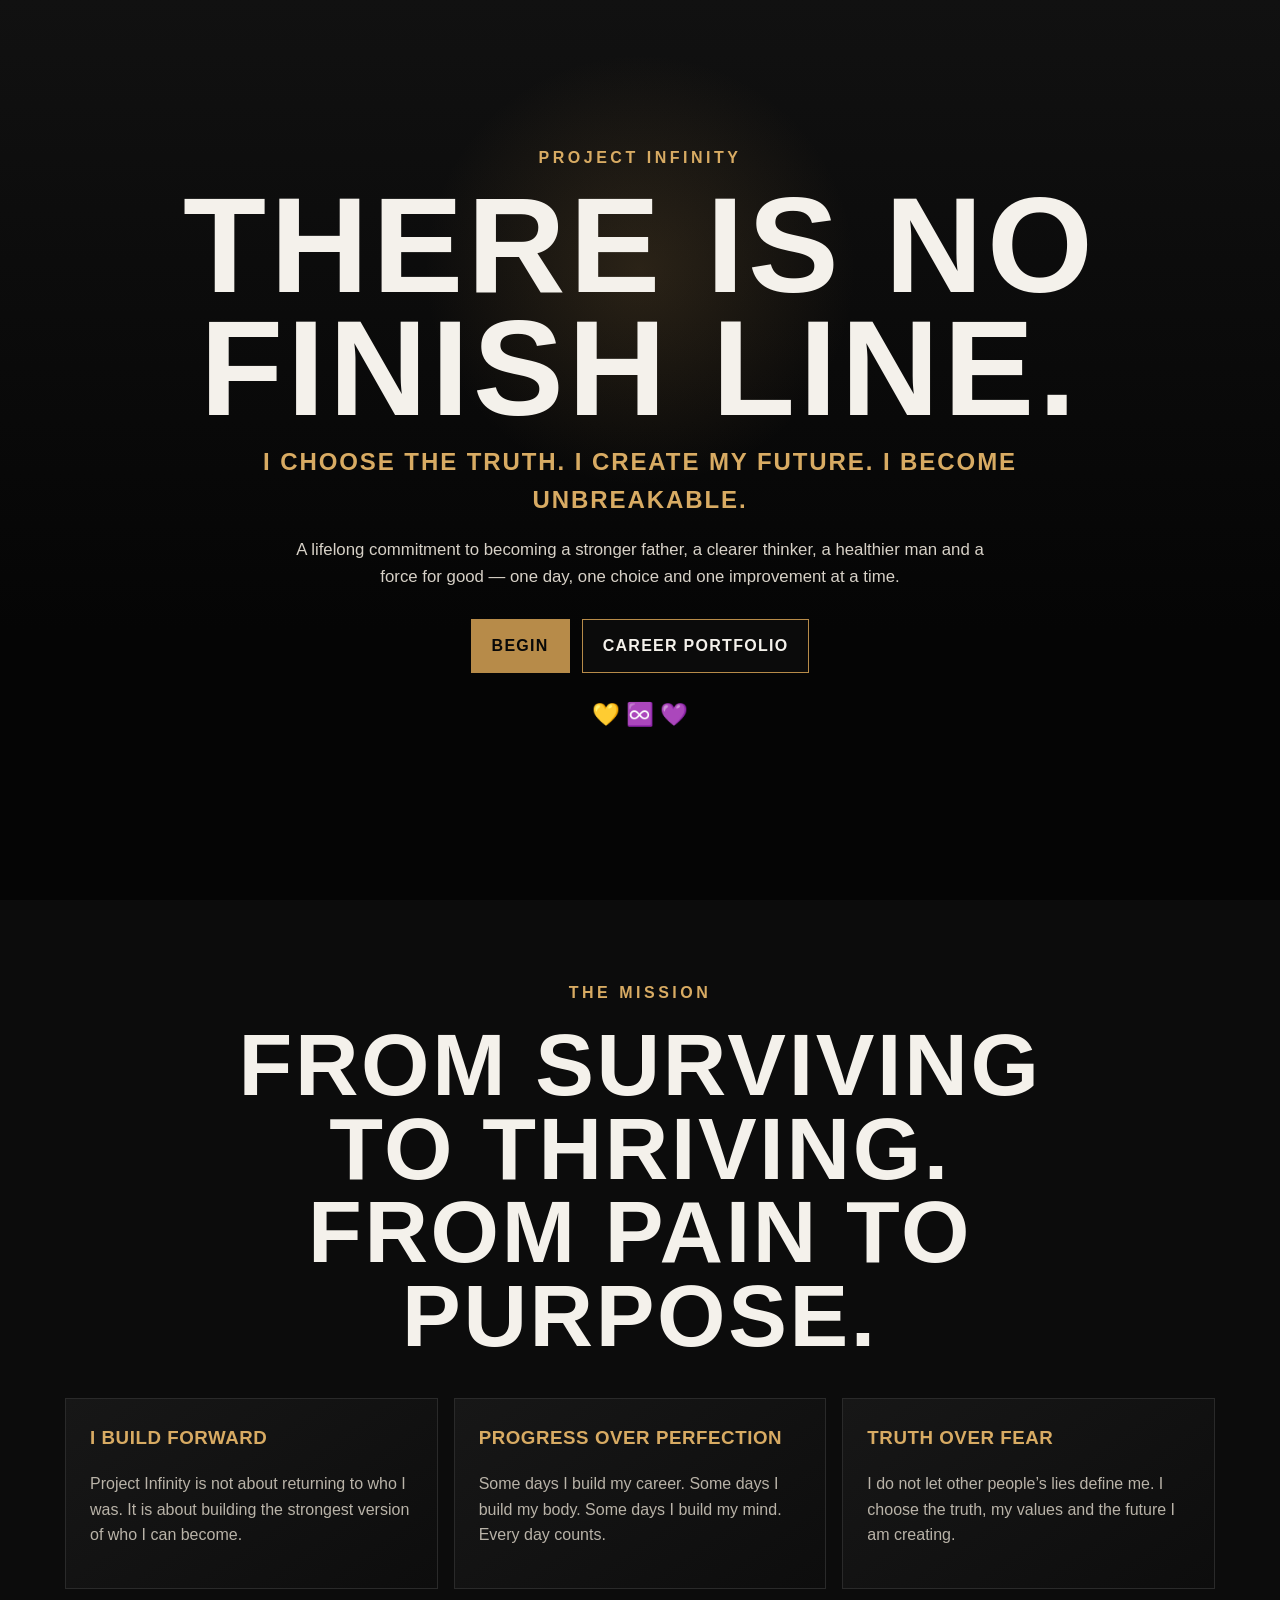
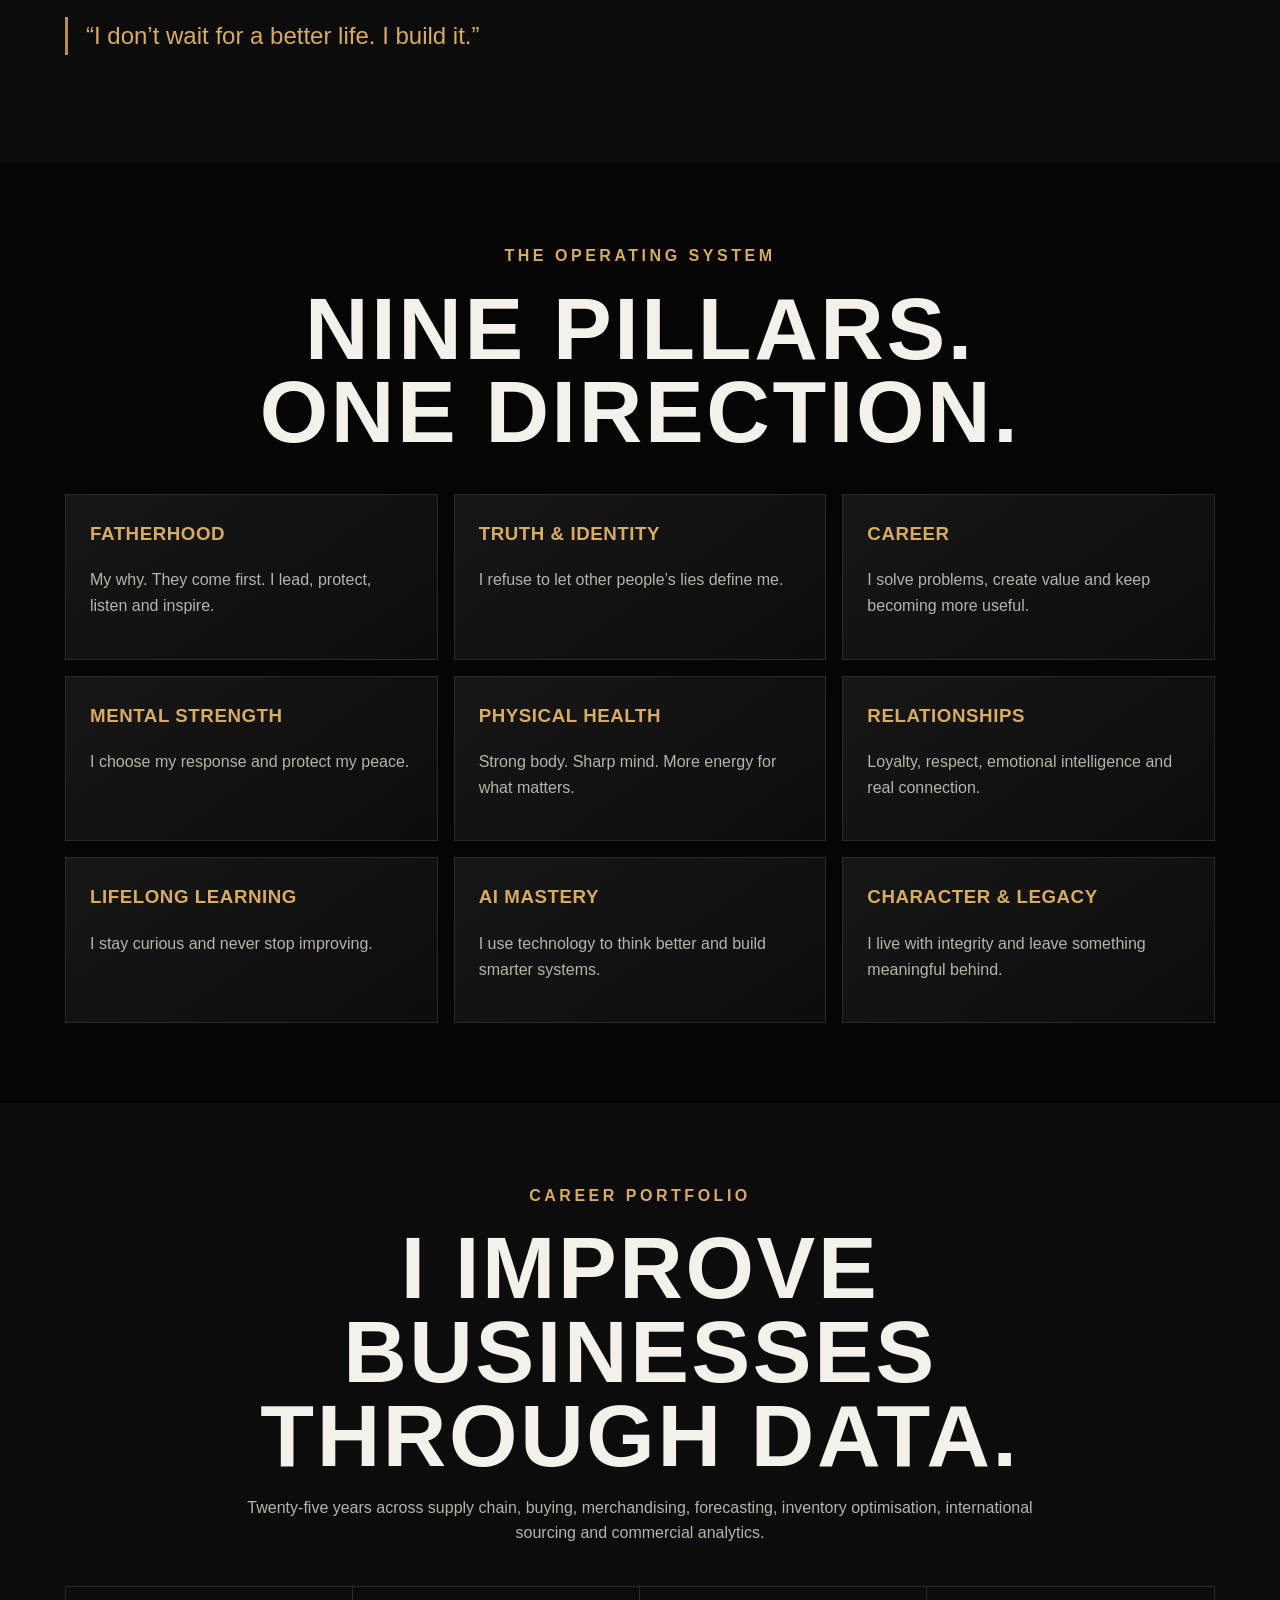
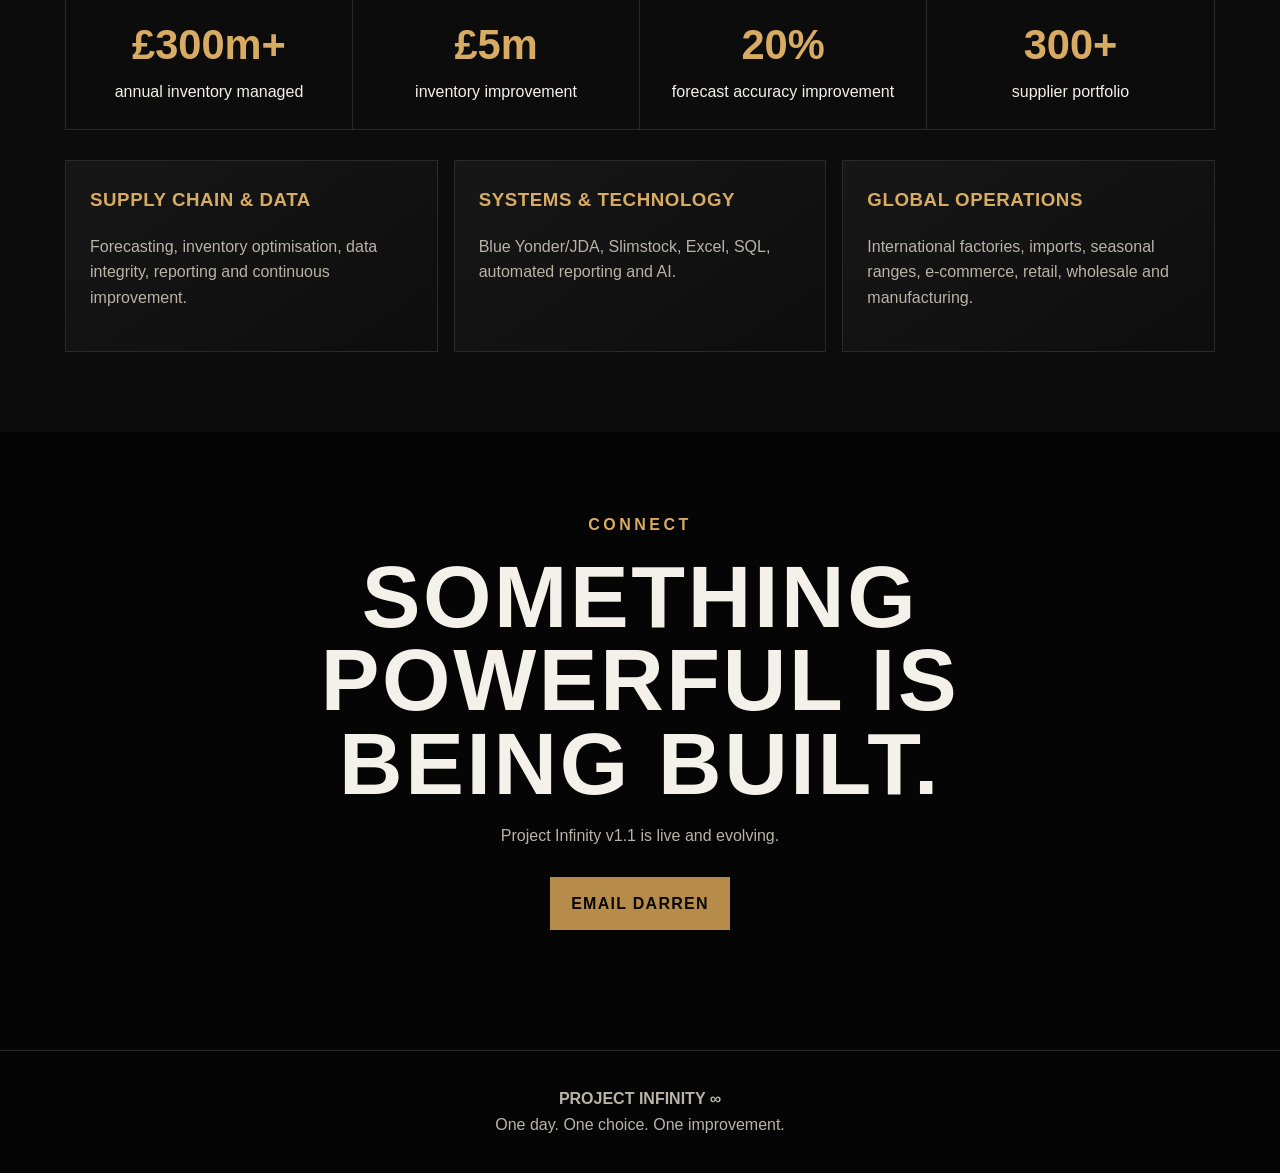
<file: Index.html>
<!doctype html>
<html lang="en-GB">
<head>
<meta charset="utf-8">
<meta name="viewport" content="width=device-width, initial-scale=1">
<title>Project Infinity | Darren Bailey</title>
<style>
:root{--bg:#050505;--panel:#111;--line:#2a2a2a;--text:#f4f1eb;--muted:#b9b3a8;--gold:#b78b49;--gold2:#d8ab63}
*{box-sizing:border-box}html{scroll-behavior:smooth}body{margin:0;background:var(--bg);color:var(--text);font-family:Arial,Helvetica,sans-serif;line-height:1.6}
a{color:inherit}.hero{min-height:100svh;display:grid;place-items:center;padding:80px 20px;background:
radial-gradient(circle at 50% 30%,rgba(183,139,73,.18),transparent 24%),
linear-gradient(180deg,#111 0%,#050505 70%)}
.inner{max-width:920px;text-align:center}.kicker{color:var(--gold2);letter-spacing:.22em;font-weight:700;text-transform:uppercase}
h1,h2,h3{font-family:Impact,Haettenschweiler,'Arial Narrow Bold',sans-serif;text-transform:uppercase;letter-spacing:.03em}
h1{font-size:clamp(4rem,11vw,8.5rem);line-height:.9;margin:.1em 0}.tagline{color:var(--gold2);font-weight:700;text-transform:uppercase;letter-spacing:.08em;font-size:clamp(1rem,2.4vw,1.5rem)}
.copy{max-width:720px;margin:18px auto;color:#d7d1c7;font-size:1.05rem}.buttons{display:flex;gap:12px;justify-content:center;flex-wrap:wrap;margin-top:28px}
.button{display:inline-block;padding:13px 20px;border:1px solid var(--gold);text-decoration:none;font-weight:700;letter-spacing:.08em;text-transform:uppercase}
.primary{background:var(--gold);color:#080808}.secondary{background:#0b0b0b}.section{padding:80px 20px}.dark{background:#0c0c0c}.container{max-width:1150px;margin:auto}
.section-head{text-align:center;max-width:850px;margin:0 auto 40px}.section-head h2{font-size:clamp(2.4rem,7vw,5.5rem);line-height:.95;margin:.2em 0}.section-head p{color:var(--muted)}
.grid{display:grid;grid-template-columns:repeat(3,1fr);gap:16px}.card{background:linear-gradient(145deg,#171717,#0d0d0d);border:1px solid var(--line);padding:24px}
.card h3{color:var(--gold2);margin-top:0}.card p{color:var(--muted)}.metrics{display:grid;grid-template-columns:repeat(4,1fr);border:1px solid var(--line);margin:30px 0}
.metric{padding:25px;text-align:center;border-right:1px solid var(--line)}.metric:last-child{border-right:none}.metric strong{display:block;color:var(--gold2);font-size:2.6rem}
.quote{border-left:3px solid var(--gold);padding-left:18px;font-size:1.5rem;color:var(--gold2);margin:28px 0}
footer{padding:35px 20px;text-align:center;border-top:1px solid var(--line);color:var(--muted)}
@media(max-width:800px){.grid{grid-template-columns:1fr}.metrics{grid-template-columns:1fr 1fr}.metric{border-bottom:1px solid var(--line)}}
@media(max-width:500px){.metrics{grid-template-columns:1fr}.metric{border-right:none}}
</style>
</head>
<body>
<section class="hero">
  <div class="inner">
    <div class="kicker">Project Infinity</div>
    <h1>There is no finish line.</h1>
    <div class="tagline">I choose the truth. I create my future. I become unbreakable.</div>
    <p class="copy">A lifelong commitment to becoming a stronger father, a clearer thinker, a healthier man and a force for good — one day, one choice and one improvement at a time.</p>
    <div class="buttons"><a class="button primary" href="#mission">Begin</a><a class="button secondary" href="#career">Career Portfolio</a></div>
    <p style="font-size:1.4rem;margin-top:24px">💛 ♾️ 💜</p>
  </div>
</section>

<section id="mission" class="section dark">
  <div class="container">
    <div class="section-head"><div class="kicker">The Mission</div><h2>From surviving to thriving.<br>From pain to purpose.</h2></div>
    <div class="grid">
      <div class="card"><h3>I build forward</h3><p>Project Infinity is not about returning to who I was. It is about building the strongest version of who I can become.</p></div>
      <div class="card"><h3>Progress over perfection</h3><p>Some days I build my career. Some days I build my body. Some days I build my mind. Every day counts.</p></div>
      <div class="card"><h3>Truth over fear</h3><p>I do not let other people’s lies define me. I choose the truth, my values and the future I am creating.</p></div>
    </div>
    <p class="quote">“I don’t wait for a better life. I build it.”</p>
  </div>
</section>

<section class="section">
  <div class="container">
    <div class="section-head"><div class="kicker">The Operating System</div><h2>Nine pillars. One direction.</h2></div>
    <div class="grid">
      <div class="card"><h3>Fatherhood</h3><p>My why. They come first. I lead, protect, listen and inspire.</p></div>
      <div class="card"><h3>Truth & Identity</h3><p>I refuse to let other people’s lies define me.</p></div>
      <div class="card"><h3>Career</h3><p>I solve problems, create value and keep becoming more useful.</p></div>
      <div class="card"><h3>Mental Strength</h3><p>I choose my response and protect my peace.</p></div>
      <div class="card"><h3>Physical Health</h3><p>Strong body. Sharp mind. More energy for what matters.</p></div>
      <div class="card"><h3>Relationships</h3><p>Loyalty, respect, emotional intelligence and real connection.</p></div>
      <div class="card"><h3>Lifelong Learning</h3><p>I stay curious and never stop improving.</p></div>
      <div class="card"><h3>AI Mastery</h3><p>I use technology to think better and build smarter systems.</p></div>
      <div class="card"><h3>Character & Legacy</h3><p>I live with integrity and leave something meaningful behind.</p></div>
    </div>
  </div>
</section>

<section id="career" class="section dark">
  <div class="container">
    <div class="section-head"><div class="kicker">Career Portfolio</div><h2>I improve businesses through data.</h2><p>Twenty-five years across supply chain, buying, merchandising, forecasting, inventory optimisation, international sourcing and commercial analytics.</p></div>
    <div class="metrics">
      <div class="metric"><strong>£300m+</strong><span>annual inventory managed</span></div>
      <div class="metric"><strong>£5m</strong><span>inventory improvement</span></div>
      <div class="metric"><strong>20%</strong><span>forecast accuracy improvement</span></div>
      <div class="metric"><strong>300+</strong><span>supplier portfolio</span></div>
    </div>
    <div class="grid">
      <div class="card"><h3>Supply Chain & Data</h3><p>Forecasting, inventory optimisation, data integrity, reporting and continuous improvement.</p></div>
      <div class="card"><h3>Systems & Technology</h3><p>Blue Yonder/JDA, Slimstock, Excel, SQL, automated reporting and AI.</p></div>
      <div class="card"><h3>Global Operations</h3><p>International factories, imports, seasonal ranges, e-commerce, retail, wholesale and manufacturing.</p></div>
    </div>
  </div>
</section>

<section class="section">
  <div class="container">
    <div class="section-head"><div class="kicker">Connect</div><h2>Something powerful is being built.</h2><p>Project Infinity v1.1 is live and evolving.</p>
    <div class="buttons"><a class="button primary" href="mailto:baileydarren188@gmail.com">Email Darren</a></div></div>
  </div>
</section>

<footer><strong>PROJECT INFINITY ∞</strong><br>One day. One choice. One improvement.</footer>
</body>
</html>
</file>
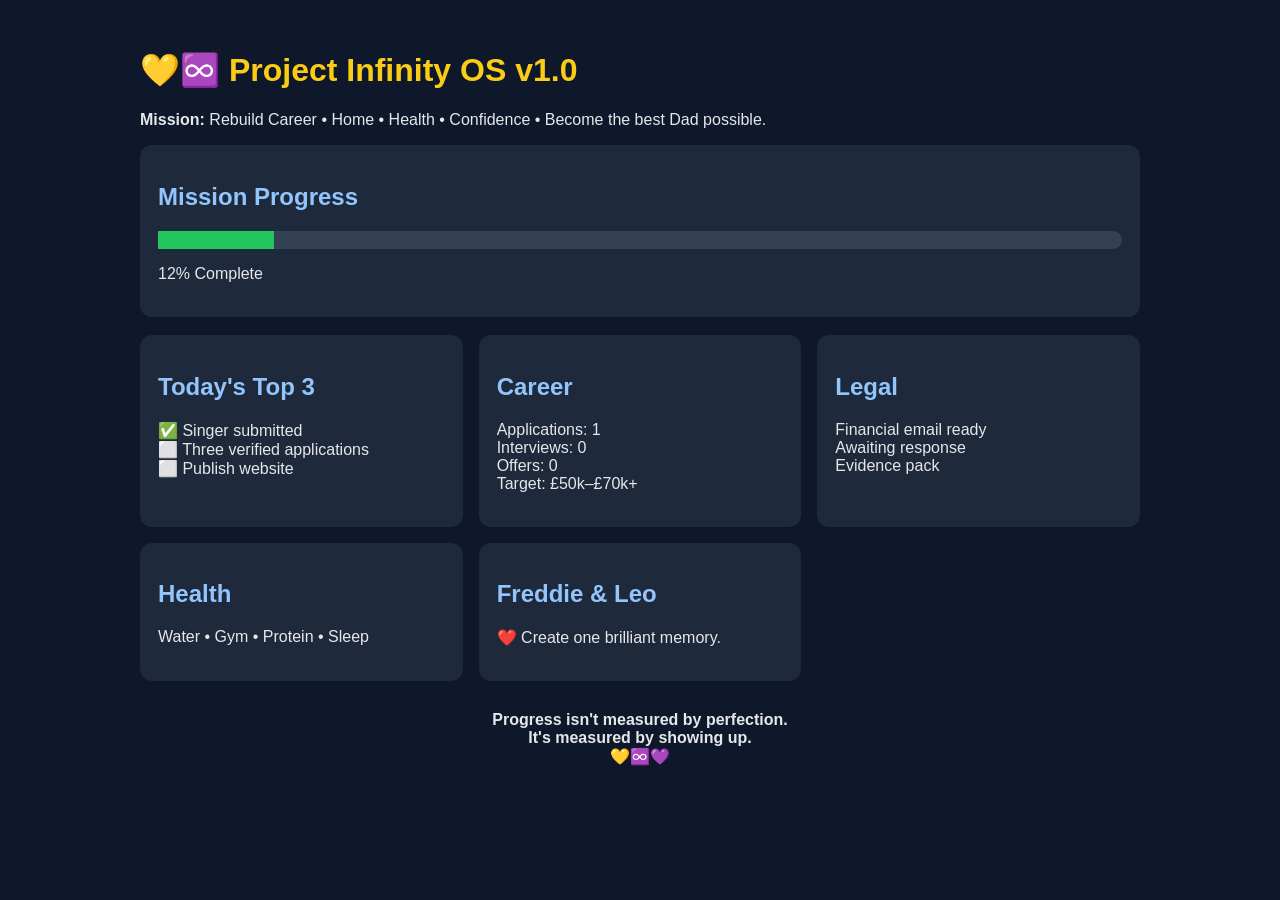
<file: Project_Infinity_OS_v1.0.html>
<!DOCTYPE html><html><head><meta charset='UTF-8'><title>Project Infinity OS v1.0</title><style>
body{font-family:Arial;background:#0f172a;color:#e5e7eb;margin:0;padding:30px}
.container{max-width:1000px;margin:auto}.grid{display:grid;grid-template-columns:repeat(auto-fit,minmax(260px,1fr));gap:16px}
.card{background:#1e293b;padding:18px;border-radius:12px}h1{color:#facc15}h2{color:#93c5fd}.progress{background:#334155;height:18px;border-radius:999px}.bar{width:12%;height:18px;background:#22c55e}
</style></head><body><div class='container'>
<h1>💛♾️ Project Infinity OS v1.0</h1>
<p><b>Mission:</b> Rebuild Career • Home • Health • Confidence • Become the best Dad possible.</p>
<div class='card'><h2>Mission Progress</h2><div class='progress'><div class='bar'></div></div><p>12% Complete</p></div><br>
<div class='grid'>
<div class='card'><h2>Today's Top 3</h2><p>✅ Singer submitted<br>⬜ Three verified applications<br>⬜ Publish website</p></div>
<div class='card'><h2>Career</h2><p>Applications: 1<br>Interviews: 0<br>Offers: 0<br>Target: £50k–£70k+</p></div>
<div class='card'><h2>Legal</h2><p>Financial email ready<br>Awaiting response<br>Evidence pack</p></div>
<div class='card'><h2>Health</h2><p>Water • Gym • Protein • Sleep</p></div>
<div class='card'><h2>Freddie & Leo</h2><p>❤️ Create one brilliant memory.</p></div>
</div>
<p style='text-align:center;margin-top:30px'><b>Progress isn't measured by perfection.<br>It's measured by showing up.</b><br>💛♾️💜</p>
</div></body></html>
</file>
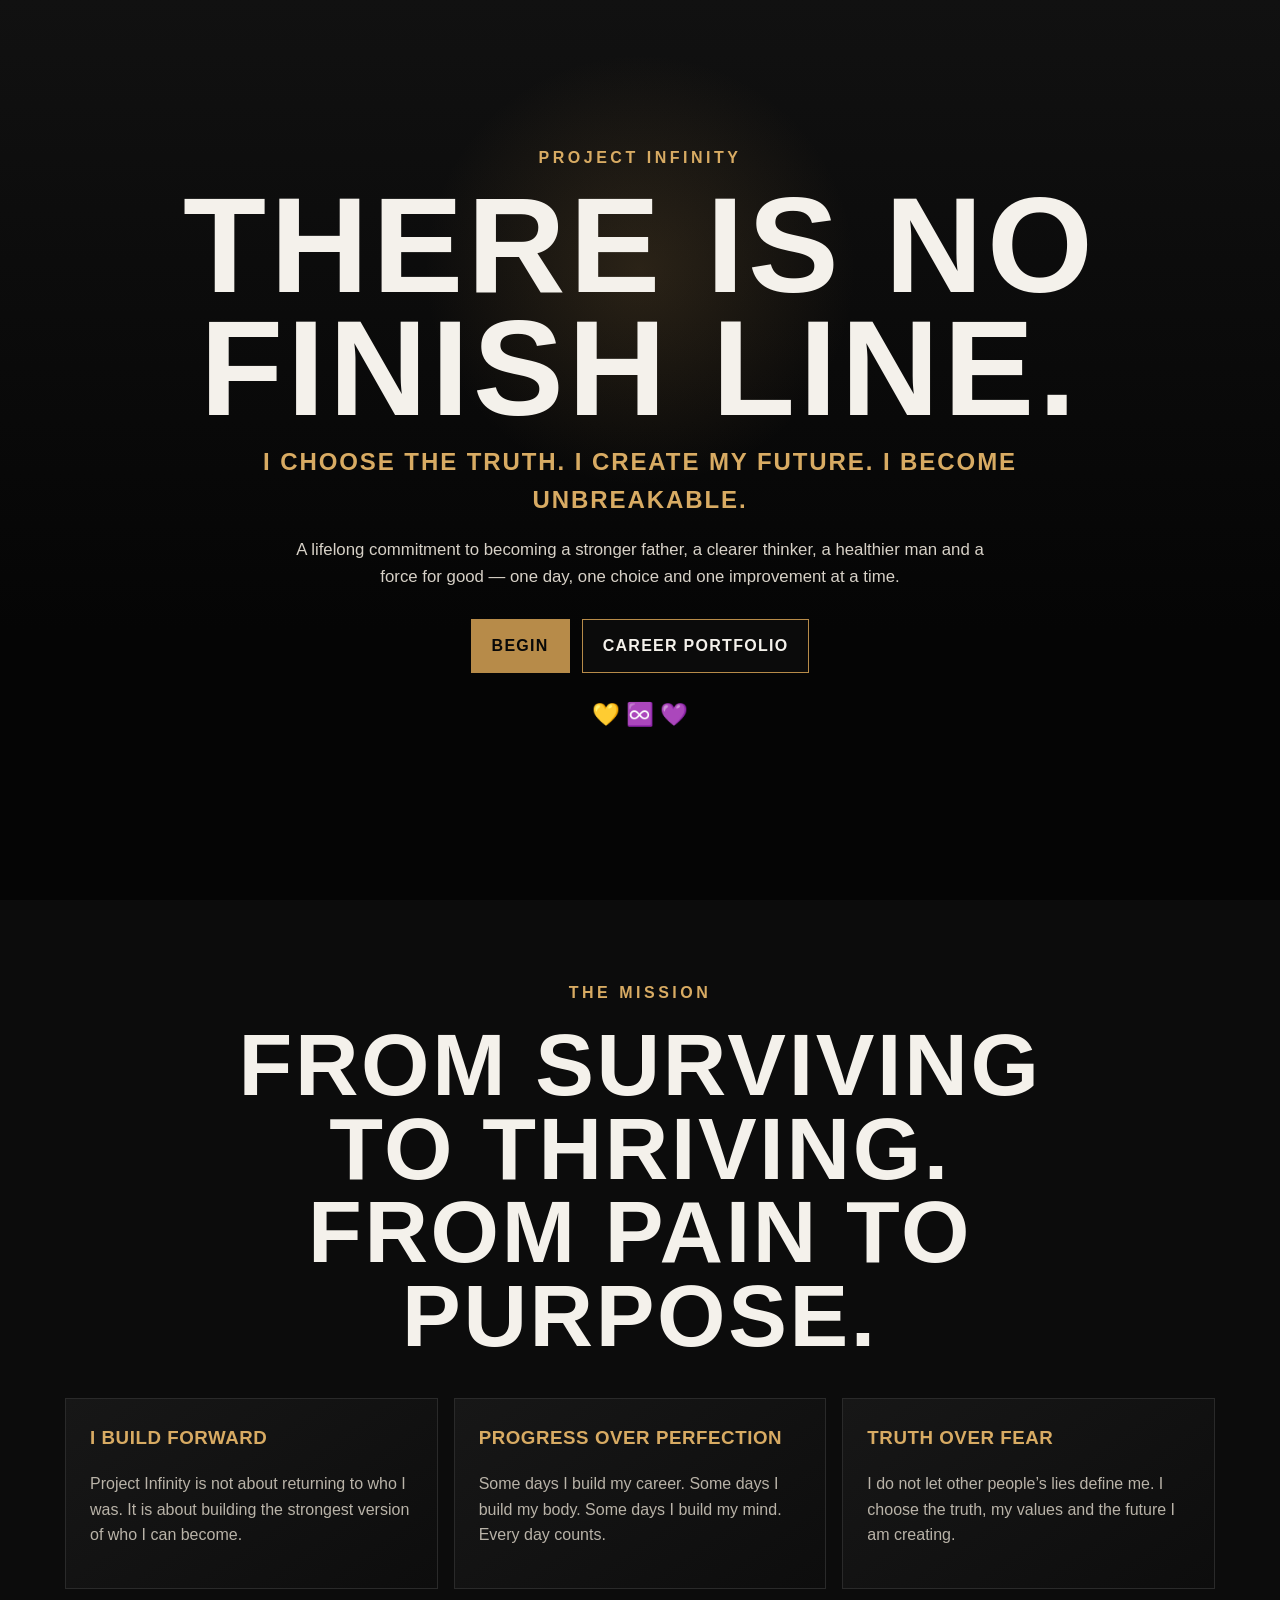
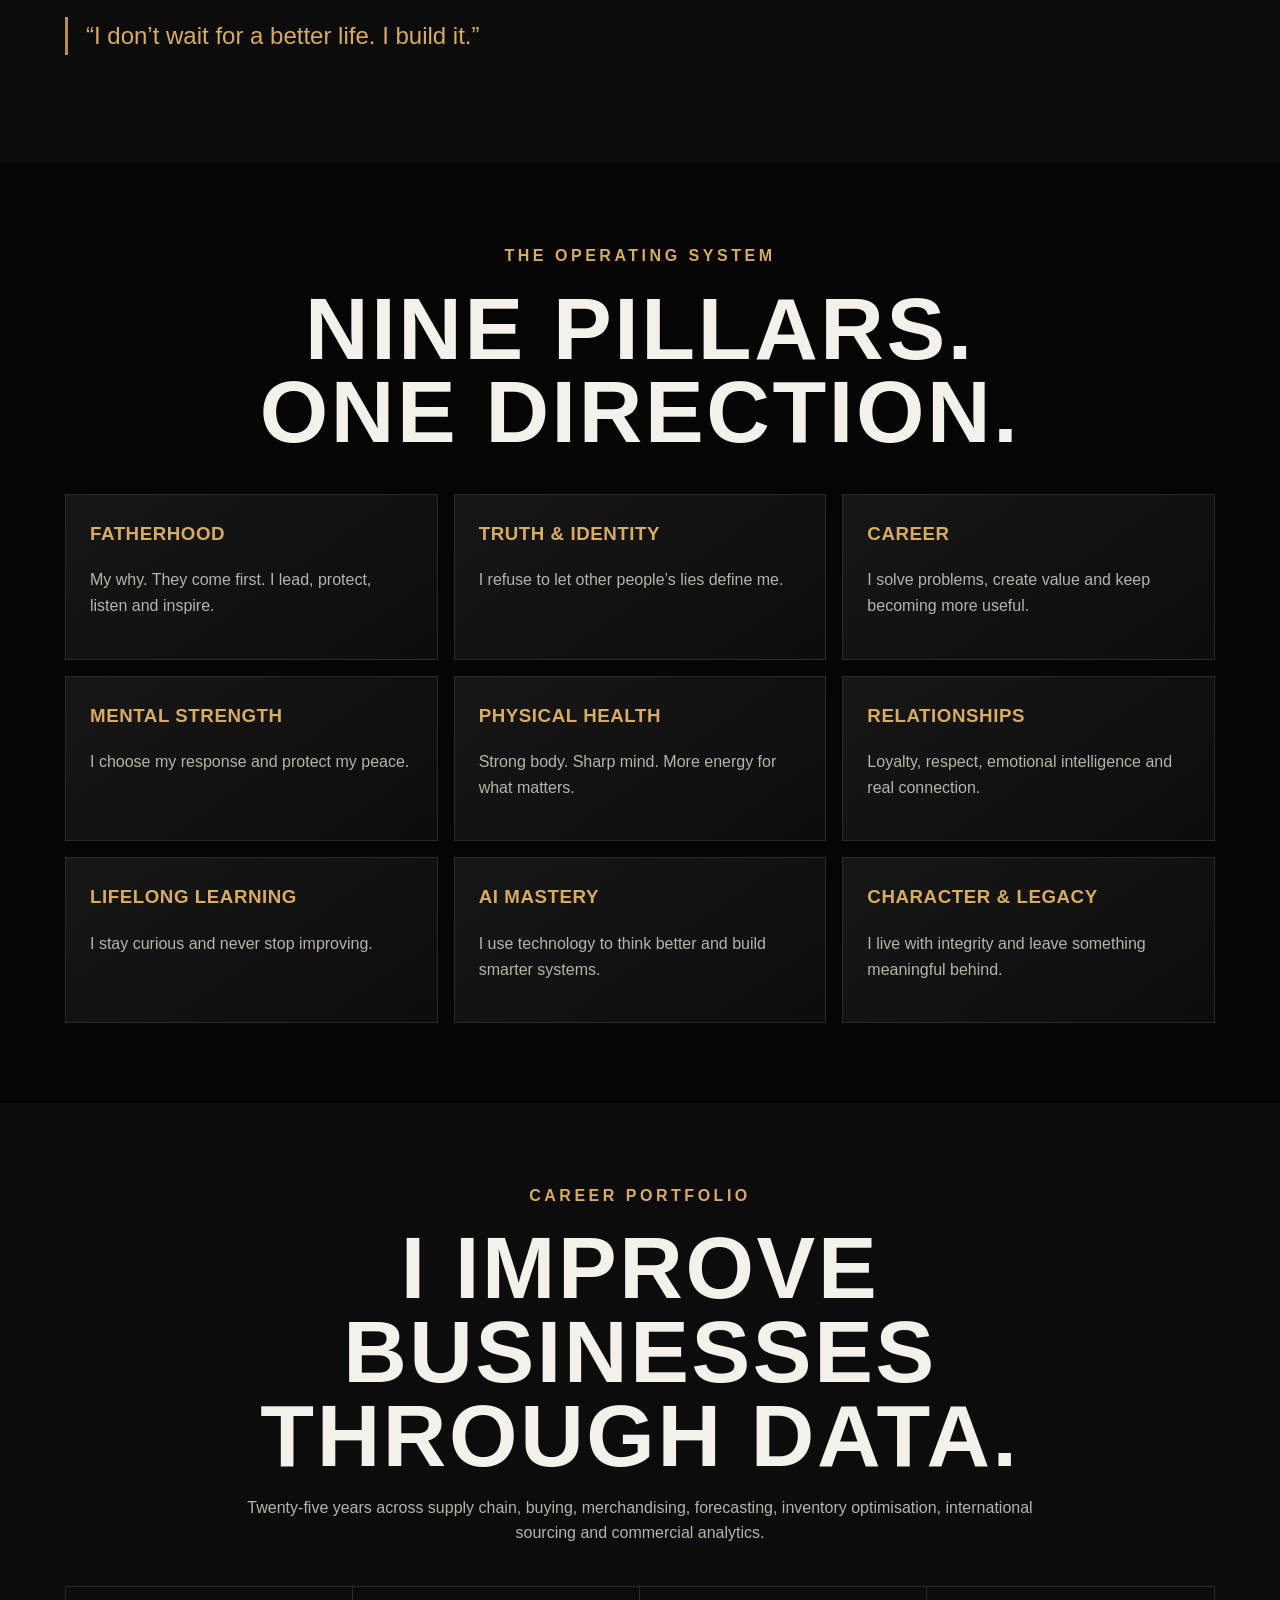
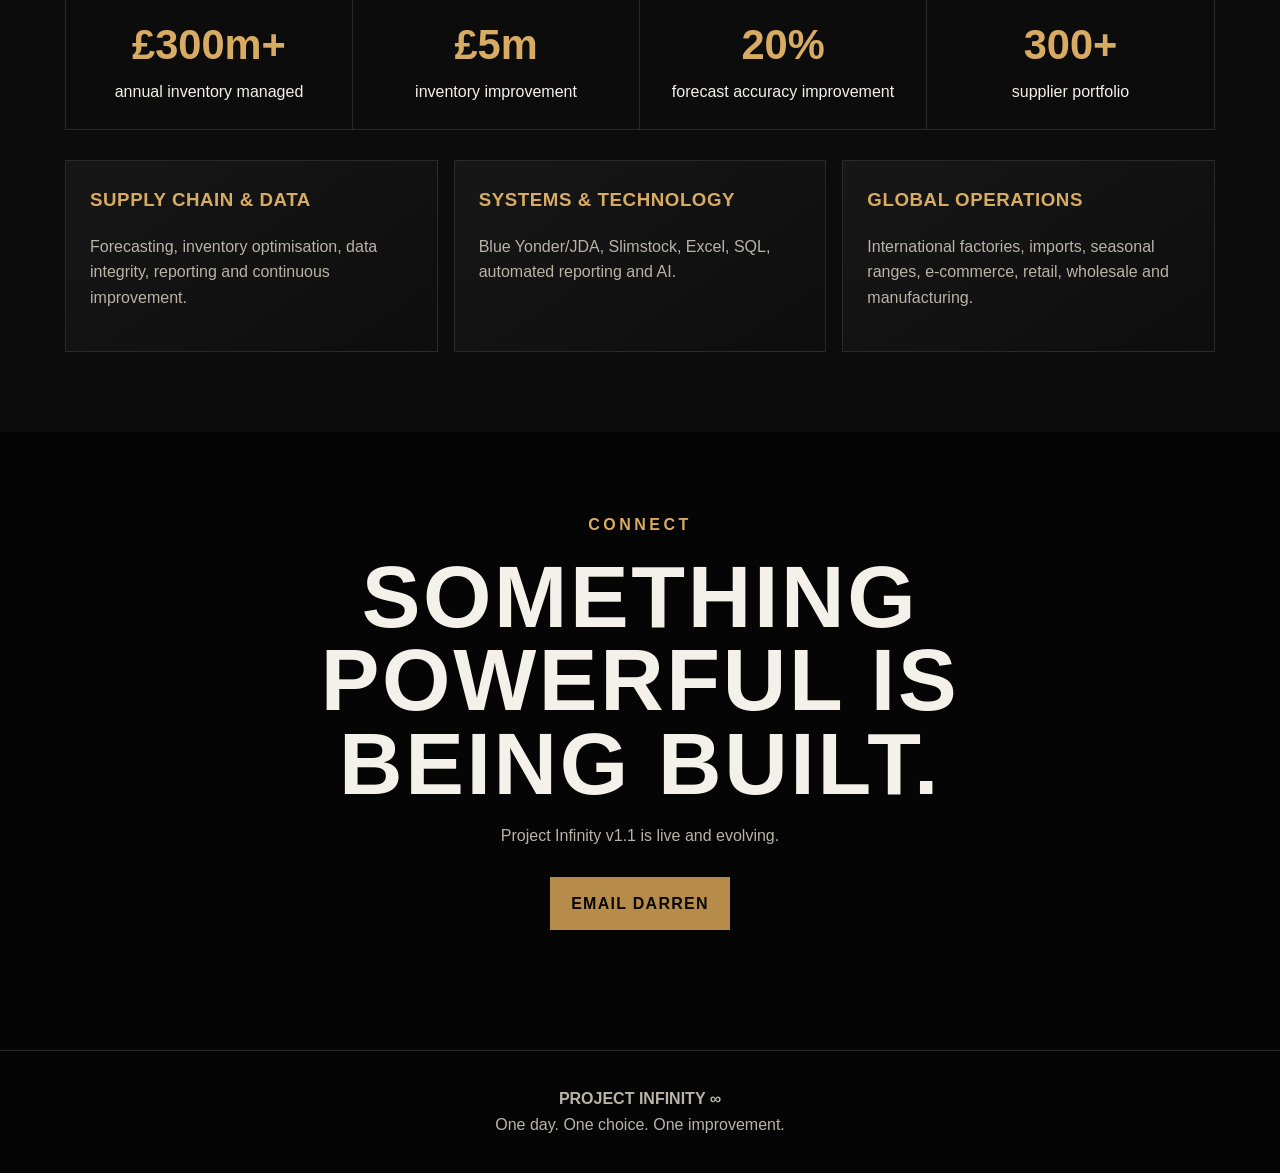
<file: ProjectInfinity_v1_1_single_file.html>
<!doctype html>
<html lang="en-GB">
<head>
<meta charset="utf-8">
<meta name="viewport" content="width=device-width, initial-scale=1">
<title>Project Infinity | Darren Bailey</title>
<style>
:root{--bg:#050505;--panel:#111;--line:#2a2a2a;--text:#f4f1eb;--muted:#b9b3a8;--gold:#b78b49;--gold2:#d8ab63}
*{box-sizing:border-box}html{scroll-behavior:smooth}body{margin:0;background:var(--bg);color:var(--text);font-family:Arial,Helvetica,sans-serif;line-height:1.6}
a{color:inherit}.hero{min-height:100svh;display:grid;place-items:center;padding:80px 20px;background:
radial-gradient(circle at 50% 30%,rgba(183,139,73,.18),transparent 24%),
linear-gradient(180deg,#111 0%,#050505 70%)}
.inner{max-width:920px;text-align:center}.kicker{color:var(--gold2);letter-spacing:.22em;font-weight:700;text-transform:uppercase}
h1,h2,h3{font-family:Impact,Haettenschweiler,'Arial Narrow Bold',sans-serif;text-transform:uppercase;letter-spacing:.03em}
h1{font-size:clamp(4rem,11vw,8.5rem);line-height:.9;margin:.1em 0}.tagline{color:var(--gold2);font-weight:700;text-transform:uppercase;letter-spacing:.08em;font-size:clamp(1rem,2.4vw,1.5rem)}
.copy{max-width:720px;margin:18px auto;color:#d7d1c7;font-size:1.05rem}.buttons{display:flex;gap:12px;justify-content:center;flex-wrap:wrap;margin-top:28px}
.button{display:inline-block;padding:13px 20px;border:1px solid var(--gold);text-decoration:none;font-weight:700;letter-spacing:.08em;text-transform:uppercase}
.primary{background:var(--gold);color:#080808}.secondary{background:#0b0b0b}.section{padding:80px 20px}.dark{background:#0c0c0c}.container{max-width:1150px;margin:auto}
.section-head{text-align:center;max-width:850px;margin:0 auto 40px}.section-head h2{font-size:clamp(2.4rem,7vw,5.5rem);line-height:.95;margin:.2em 0}.section-head p{color:var(--muted)}
.grid{display:grid;grid-template-columns:repeat(3,1fr);gap:16px}.card{background:linear-gradient(145deg,#171717,#0d0d0d);border:1px solid var(--line);padding:24px}
.card h3{color:var(--gold2);margin-top:0}.card p{color:var(--muted)}.metrics{display:grid;grid-template-columns:repeat(4,1fr);border:1px solid var(--line);margin:30px 0}
.metric{padding:25px;text-align:center;border-right:1px solid var(--line)}.metric:last-child{border-right:none}.metric strong{display:block;color:var(--gold2);font-size:2.6rem}
.quote{border-left:3px solid var(--gold);padding-left:18px;font-size:1.5rem;color:var(--gold2);margin:28px 0}
footer{padding:35px 20px;text-align:center;border-top:1px solid var(--line);color:var(--muted)}
@media(max-width:800px){.grid{grid-template-columns:1fr}.metrics{grid-template-columns:1fr 1fr}.metric{border-bottom:1px solid var(--line)}}
@media(max-width:500px){.metrics{grid-template-columns:1fr}.metric{border-right:none}}
</style>
</head>
<body>
<section class="hero">
  <div class="inner">
    <div class="kicker">Project Infinity</div>
    <h1>There is no finish line.</h1>
    <div class="tagline">I choose the truth. I create my future. I become unbreakable.</div>
    <p class="copy">A lifelong commitment to becoming a stronger father, a clearer thinker, a healthier man and a force for good — one day, one choice and one improvement at a time.</p>
    <div class="buttons"><a class="button primary" href="#mission">Begin</a><a class="button secondary" href="#career">Career Portfolio</a></div>
    <p style="font-size:1.4rem;margin-top:24px">💛 ♾️ 💜</p>
  </div>
</section>

<section id="mission" class="section dark">
  <div class="container">
    <div class="section-head"><div class="kicker">The Mission</div><h2>From surviving to thriving.<br>From pain to purpose.</h2></div>
    <div class="grid">
      <div class="card"><h3>I build forward</h3><p>Project Infinity is not about returning to who I was. It is about building the strongest version of who I can become.</p></div>
      <div class="card"><h3>Progress over perfection</h3><p>Some days I build my career. Some days I build my body. Some days I build my mind. Every day counts.</p></div>
      <div class="card"><h3>Truth over fear</h3><p>I do not let other people’s lies define me. I choose the truth, my values and the future I am creating.</p></div>
    </div>
    <p class="quote">“I don’t wait for a better life. I build it.”</p>
  </div>
</section>

<section class="section">
  <div class="container">
    <div class="section-head"><div class="kicker">The Operating System</div><h2>Nine pillars. One direction.</h2></div>
    <div class="grid">
      <div class="card"><h3>Fatherhood</h3><p>My why. They come first. I lead, protect, listen and inspire.</p></div>
      <div class="card"><h3>Truth & Identity</h3><p>I refuse to let other people’s lies define me.</p></div>
      <div class="card"><h3>Career</h3><p>I solve problems, create value and keep becoming more useful.</p></div>
      <div class="card"><h3>Mental Strength</h3><p>I choose my response and protect my peace.</p></div>
      <div class="card"><h3>Physical Health</h3><p>Strong body. Sharp mind. More energy for what matters.</p></div>
      <div class="card"><h3>Relationships</h3><p>Loyalty, respect, emotional intelligence and real connection.</p></div>
      <div class="card"><h3>Lifelong Learning</h3><p>I stay curious and never stop improving.</p></div>
      <div class="card"><h3>AI Mastery</h3><p>I use technology to think better and build smarter systems.</p></div>
      <div class="card"><h3>Character & Legacy</h3><p>I live with integrity and leave something meaningful behind.</p></div>
    </div>
  </div>
</section>

<section id="career" class="section dark">
  <div class="container">
    <div class="section-head"><div class="kicker">Career Portfolio</div><h2>I improve businesses through data.</h2><p>Twenty-five years across supply chain, buying, merchandising, forecasting, inventory optimisation, international sourcing and commercial analytics.</p></div>
    <div class="metrics">
      <div class="metric"><strong>£300m+</strong><span>annual inventory managed</span></div>
      <div class="metric"><strong>£5m</strong><span>inventory improvement</span></div>
      <div class="metric"><strong>20%</strong><span>forecast accuracy improvement</span></div>
      <div class="metric"><strong>300+</strong><span>supplier portfolio</span></div>
    </div>
    <div class="grid">
      <div class="card"><h3>Supply Chain & Data</h3><p>Forecasting, inventory optimisation, data integrity, reporting and continuous improvement.</p></div>
      <div class="card"><h3>Systems & Technology</h3><p>Blue Yonder/JDA, Slimstock, Excel, SQL, automated reporting and AI.</p></div>
      <div class="card"><h3>Global Operations</h3><p>International factories, imports, seasonal ranges, e-commerce, retail, wholesale and manufacturing.</p></div>
    </div>
  </div>
</section>

<section class="section">
  <div class="container">
    <div class="section-head"><div class="kicker">Connect</div><h2>Something powerful is being built.</h2><p>Project Infinity v1.1 is live and evolving.</p>
    <div class="buttons"><a class="button primary" href="mailto:baileydarren188@gmail.com">Email Darren</a></div></div>
  </div>
</section>

<footer><strong>PROJECT INFINITY ∞</strong><br>One day. One choice. One improvement.</footer>
</body>
</html>
</file>
